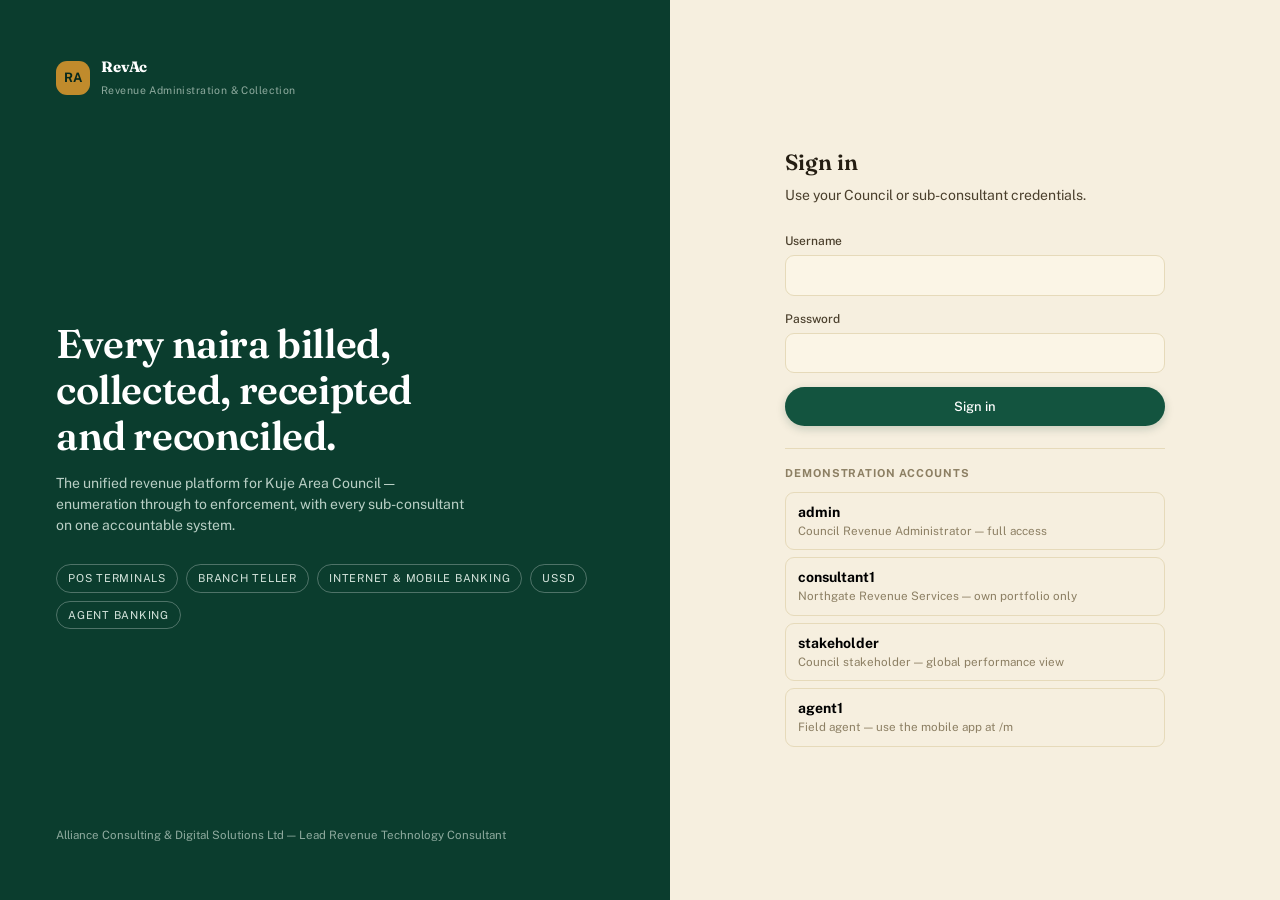
<file: frontend/index.html>
<!DOCTYPE html>
<html lang="en">
<head>
<meta charset="utf-8">
<meta name="viewport" content="width=device-width, initial-scale=1">
<title>RevAc — KAC Revenue Administration &amp; Collection</title>
<link rel="preconnect" href="https://fonts.googleapis.com">
<link rel="preconnect" href="https://fonts.gstatic.com" crossorigin>
<link href="https://fonts.googleapis.com/css2?family=IBM+Plex+Mono:wght@400;500;600&family=Fraunces:opsz,wght@9..144,500;9..144,600&family=Public+Sans:wght@400;500;600;700&display=swap" rel="stylesheet">
<link rel="stylesheet" href="/frontend/styles.css">
</head>
<body>

<!-- ================= SIGN IN ================= -->
<section id="login">
  <div class="login-brand">
    <div class="logo">
      <div class="logo-mark">RA</div>
      <div><b>RevAc</b><small>Revenue Administration &amp; Collection</small></div>
    </div>
    <div>
      <h1>Every naira billed,<br>collected, receipted<br>and reconciled.</h1>
      <p>The unified revenue platform for Kuje Area Council — enumeration through
         to enforcement, with every sub-consultant on one accountable system.</p>
      <div class="channels">
        <span>POS terminals</span><span>Branch teller</span><span>Internet &amp; mobile banking</span>
        <span>USSD</span><span>Agent banking</span>
      </div>
    </div>
    <div style="font-size:11.5px;color:#8FAB9F">
      Alliance Consulting &amp; Digital Solutions Ltd — Lead Revenue Technology Consultant
    </div>
  </div>

  <div class="login-form">
    <div class="login-card">
      <h2>Sign in</h2>
      <p>Use your Council or sub-consultant credentials.</p>
      <div id="loginError"></div>
      <div class="field"><label for="u">Username</label><input id="u" autocomplete="username"></div>
      <div class="field"><label for="p">Password</label><input id="p" type="password" autocomplete="current-password"></div>
      <button class="btn-primary" style="width:100%" onclick="doLogin()">Sign in</button>

      <div class="demo-accounts">
        <h4>Demonstration accounts</h4>
        <button onclick="quick('admin')"><b>admin</b><small>Council Revenue Administrator — full access</small></button>
        <button onclick="quick('consultant1')"><b>consultant1</b><small>Northgate Revenue Services — own portfolio only</small></button>
        <button onclick="quick('stakeholder')"><b>stakeholder</b><small>Council stakeholder — global performance view</small></button>
        <button onclick="quick('agent1')"><b>agent1</b><small>Field agent — use the mobile app at /m</small></button>
      </div>
    </div>
  </div>
</section>

<!-- ================= APP SHELL ================= -->
<div id="app">
  <aside class="sidebar">
    <div class="sidebar-head">
      <div class="logo">
        <div class="logo-mark">RA</div>
        <div><b>RevAc</b><small>KAC · FCT</small></div>
      </div>
    </div>
    <nav class="nav" id="nav"></nav>
    <div class="sidebar-foot">
      ACDSL — Lead Revenue Technology Consultant<br>
      <a href="/m" target="_blank" style="color:var(--brass);text-decoration:none">Open field agent app →</a>
    </div>
  </aside>
  <div class="sidebar-backdrop" id="sidebarBackdrop" onclick="toggleSidebar(false)"></div>

  <div class="main">
    <header class="topbar">
      <button class="menu-btn" onclick="toggleSidebar()" aria-label="Open menu">☰</button>
      <div>
        <h2 id="pageTitle">Revenue Dashboard</h2>
        <div class="sub" id="pageSub">Real-time position across collections, bills and payers</div>
      </div>
      <div class="spacer"></div>
      <button class="btn-ghost btn-sm" onclick="loadPage(state.page)">Refresh</button>
      <div class="who">
        <div class="avatar" id="avatar">CA</div>
        <div><b id="whoName">—</b><small id="whoRole">—</small></div>
      </div>
      <button class="btn-ghost btn-sm" onclick="doLogout()">Sign out</button>
    </header>

    <main id="pages"></main>
  </div>
</div>

<div class="modal-bg" id="modalBg" onclick="if(event.target===this)closeModal()">
  <div class="modal">
    <div class="modal-head"><h3 id="modalTitle">—</h3>
      <button class="btn-ghost btn-sm" onclick="closeModal()">Close</button></div>
    <div class="modal-body" id="modalBody"></div>
    <div class="modal-foot" id="modalFoot"></div>
  </div>
</div>

<div class="doc-bg" id="docViewerBg" onclick="if(event.target===this)closeDocViewer()">
  <div class="doc-viewer">
    <div class="doc-viewer-head">
      <h3 id="docViewerTitle">Document</h3>
      <button class="btn-ghost btn-sm" onclick="printDocViewer()">Print</button>
      <button class="btn-ghost btn-sm" onclick="closeDocViewer()">Close</button>
    </div>
    <iframe id="docViewerFrame"></iframe>
  </div>
</div>

<div id="toast"></div>
<script src="/frontend/app.js"></script>
</body>
</html>
</file>
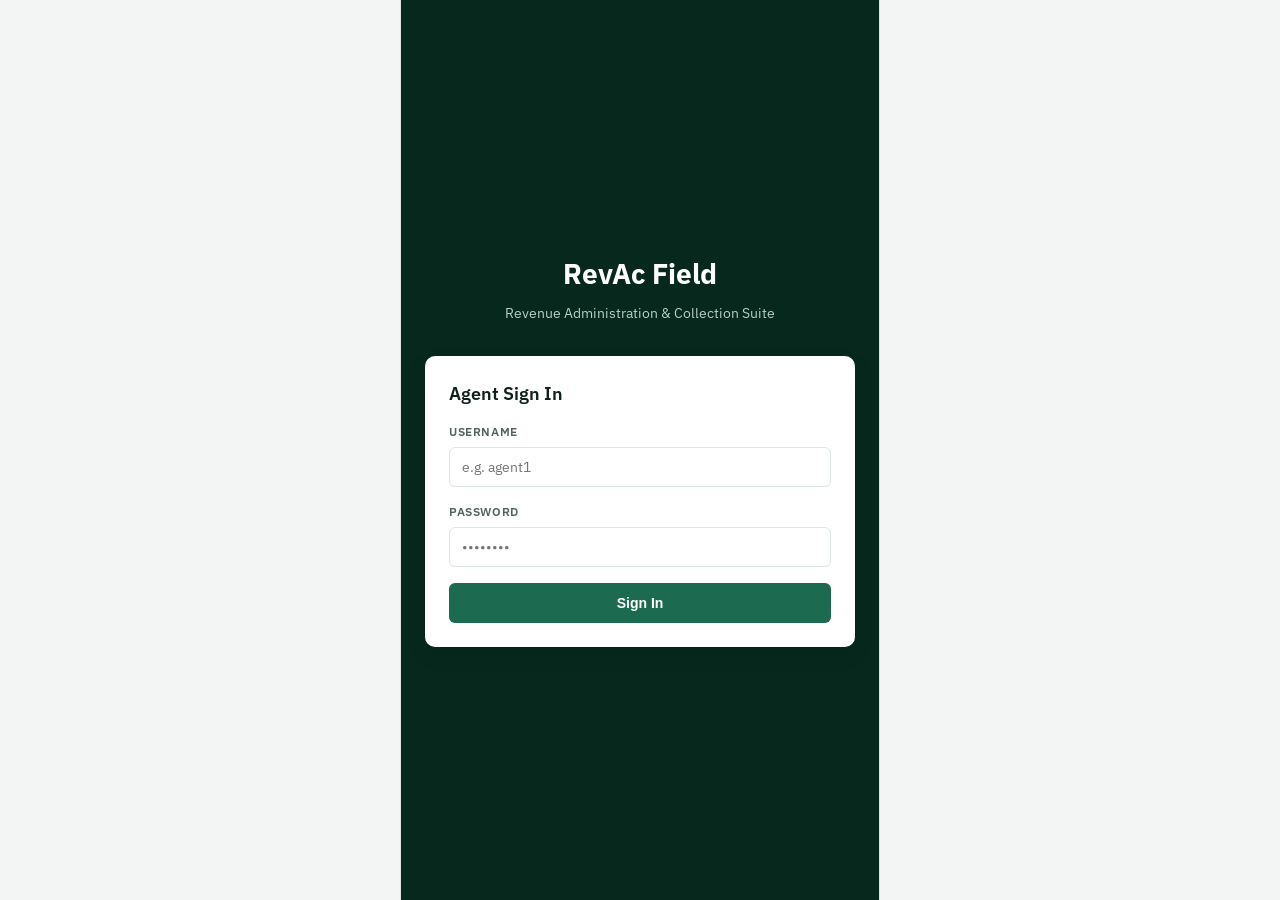
<file: mobile/index.html>
<!DOCTYPE html>
<html lang="en">
<head>
<meta charset="utf-8">
<meta name="viewport" content="width=device-width, initial-scale=1">
<title>RevAc Field Agent</title>
<link rel="preconnect" href="https://fonts.googleapis.com">
<link rel="preconnect" href="https://fonts.gstatic.com" crossorigin>
<link href="https://fonts.googleapis.com/css2?family=IBM+Plex+Mono:wght@400;500;600&family=IBM+Plex+Sans:wght@400;500;600;700&display=swap" rel="stylesheet">
<link rel="manifest" href="/mobile/manifest.json">
<style>
  :root {
    --green-900: #06281D;
    --green-800: #0B3D2E;
    --green-700: #13543F;
    --green-600: #1C6B51;
    --green-100: #E3EFE9;
    --brass:     #C08B2C;
    --brass-lt:  #F3E6C8;
    --ink:       #0F1F19;
    --ink-60:    #52635C;
    --ink-40:    #8A9992;
    --canvas:    #F2F5F3;
    --surface:   #FFFFFF;
    --line:      #DCE5E0;
    --danger:    #A32E2E;
    --danger-bg: #FBEDED;
    --warn:      #9A6B00;
    --warn-bg:   #FDF3DC;
    --ok:        #1C6B51;
    --ok-bg:     #E3EFE9;
    --radius:    10px;
    --shadow:    0 1px 2px rgba(6,40,29,.06), 0 8px 24px rgba(6,40,29,.06);
  }

  * { box-sizing: border-box; margin: 0; padding: 0; }
  body {
    font-family: 'IBM Plex Sans', sans-serif;
    background: var(--canvas);
    color: var(--ink);
    font-size: 14px;
    line-height: 1.5;
    -webkit-font-smoothing: antialiased;
    max-width: 480px;
    margin: 0 auto;
    min-height: 100vh;
    display: flex;
    flex-direction: column;
    position: relative;
    border-left: 1px solid var(--line);
    border-right: 1px solid var(--line);
  }

  .mono, .num { font-family: 'IBM Plex Mono', monospace; }

  /* Login Styles */
  #login {
    padding: 32px 24px;
    flex: 1;
    display: flex;
    flex-direction: column;
    justify-content: center;
    background: var(--green-900);
    color: #fff;
  }
  .login-header {
    margin-bottom: 32px;
    text-align: center;
  }
  .login-header h1 {
    font-size: 28px;
    font-weight: 700;
    color: #fff;
    margin-bottom: 8px;
  }
  .login-header p {
    color: #B9CFC5;
    font-size: 14px;
  }
  .login-card {
    background: var(--surface);
    color: var(--ink);
    padding: 24px;
    border-radius: var(--radius);
    box-shadow: var(--shadow);
  }
  .login-card h2 {
    font-size: 18px;
    font-weight: 600;
    margin-bottom: 16px;
  }
  #loginErr {
    display: none;
    background: var(--danger-bg);
    color: var(--danger);
    padding: 10px 12px;
    border-radius: 6px;
    font-size: 12.5px;
    margin-bottom: 16px;
    border: 1px solid rgba(163,46,46,.15);
  }
  .field {
    margin-bottom: 16px;
    display: flex;
    flex-direction: column;
    gap: 6px;
  }
  .field label {
    font-size: 12px;
    font-weight: 600;
    text-transform: uppercase;
    letter-spacing: .05em;
    color: var(--ink-60);
  }
  .field input, .field select, .field textarea {
    padding: 10px 12px;
    border: 1px solid var(--line);
    border-radius: 6px;
    font-family: inherit;
    font-size: 14px;
    width: 100%;
    outline: none;
    background: #fff;
  }
  .field input:focus, .field select:focus {
    border-color: var(--green-600);
  }
  .btn-primary {
    background: var(--green-600);
    color: #fff;
    border: none;
    padding: 12px;
    font-weight: 600;
    border-radius: 6px;
    cursor: pointer;
    width: 100%;
    font-size: 14px;
    transition: background 0.2s;
  }
  .btn-primary:hover {
    background: var(--green-700);
  }

  /* App Shell */
  #app {
    display: none;
    flex-direction: column;
    flex: 1;
  }
  header {
    background: var(--green-800);
    color: #fff;
    padding: 16px 20px;
    display: flex;
    align-items: center;
    gap: 12px;
    position: sticky;
    top: 0;
    z-index: 10;
  }
  header .avatar {
    width: 38px;
    height: 38px;
    background: var(--brass);
    color: #fff;
    font-weight: 600;
    border-radius: 50%;
    display: flex;
    align-items: center;
    justify-content: center;
    font-size: 14px;
  }
  header .user-info {
    flex: 1;
  }
  header .user-info b {
    display: block;
    font-size: 14px;
  }
  header .user-info small {
    display: block;
    color: #B9CFC5;
    font-size: 11px;
    text-transform: uppercase;
    letter-spacing: .05em;
  }
  header .net-status {
    font-size: 11px;
    font-weight: 600;
    padding: 4px 8px;
    border-radius: 99px;
    background: var(--ok);
    color: #fff;
    text-transform: uppercase;
  }
  header .net-status.off {
    background: var(--danger);
  }
  header .btn-signout {
    background: transparent;
    border: none;
    color: #fff;
    cursor: pointer;
    font-size: 12px;
    text-decoration: underline;
  }

  /* Sync Bar */
  .queue-bar {
    display: none;
    background: var(--warn-bg);
    color: var(--warn);
    padding: 10px 16px;
    font-size: 12.5px;
    font-weight: 500;
    border-bottom: 1px solid rgba(154,107,0,.15);
    align-items: center;
    justify-content: space-between;
    gap: 8px;
  }
  .queue-bar.on {
    display: flex;
  }
  .btn-sync {
    background: var(--warn);
    color: #fff;
    border: none;
    padding: 4px 10px;
    font-size: 11.5px;
    border-radius: 4px;
    font-weight: 600;
    cursor: pointer;
  }

  /* Main Views */
  main {
    flex: 1;
    padding: 16px;
    overflow-y: auto;
    padding-bottom: 72px; /* nav clearance */
  }
  .view {
    display: none;
  }
  .view.on {
    display: block;
  }

  /* Navigation */
  nav {
    position: fixed;
    bottom: 0;
    left: 0;
    right: 0;
    max-width: 480px;
    margin: 0 auto;
    background: var(--surface);
    border-top: 1px solid var(--line);
    display: flex;
    height: 56px;
    z-index: 10;
  }
  nav button {
    flex: 1;
    background: transparent;
    border: none;
    color: var(--ink-60);
    display: flex;
    flex-direction: column;
    align-items: center;
    justify-content: center;
    gap: 4px;
    font-size: 11px;
    font-weight: 500;
    cursor: pointer;
    outline: none;
  }
  nav button.on {
    color: var(--green-600);
    font-weight: 600;
  }

  /* Search & Lists */
  .search-wrapper {
    margin-bottom: 16px;
  }
  .search-wrapper input {
    width: 100%;
    padding: 10px 12px;
    border: 1px solid var(--line);
    border-radius: var(--radius);
    outline: none;
    font-size: 14px;
  }
  .payer-list {
    display: flex;
    flex-direction: column;
    gap: 8px;
  }
  .payer {
    background: var(--surface);
    border: 1px solid var(--line);
    border-radius: var(--radius);
    padding: 12px 14px;
    display: flex;
    align-items: center;
    gap: 12px;
    cursor: pointer;
    transition: transform 0.1s;
  }
  .payer:active {
    transform: scale(.98);
  }
  .payer .ini {
    width: 36px;
    height: 36px;
    background: var(--green-100);
    color: var(--green-700);
    font-weight: 600;
    border-radius: 50%;
    display: flex;
    align-items: center;
    justify-content: center;
    font-size: 12px;
    flex-shrink: 0;
  }
  .payer .info {
    flex: 1;
    min-width: 0;
  }
  .payer .info b {
    display: block;
    font-size: 13.5px;
    white-space: nowrap;
    overflow: hidden;
    text-overflow: ellipsis;
  }
  .payer .info small {
    display: block;
    color: var(--ink-60);
    font-size: 11.5px;
    margin-top: 2px;
  }
  .payer .due {
    text-align: right;
    flex-shrink: 0;
  }
  .payer .due b {
    display: block;
    font-size: 14px;
  }
  .payer .due small {
    display: block;
    font-size: 10.5px;
    color: var(--ink-60);
  }
  .tag {
    font-size: 11px;
    font-weight: 600;
    padding: 2px 6px;
    border-radius: 4px;
    text-transform: uppercase;
  }
  .tag.ok {
    background: var(--ok-bg);
    color: var(--ok);
  }
  .empty {
    text-align: center;
    padding: 40px 16px;
    color: var(--ink-60);
  }

  /* Payment Form Styles */
  .form-section {
    background: var(--surface);
    border: 1px solid var(--line);
    border-radius: var(--radius);
    padding: 16px;
    margin-bottom: 16px;
  }
  .form-section h3 {
    font-size: 14px;
    margin-bottom: 12px;
    color: var(--ink-60);
    text-transform: uppercase;
    letter-spacing: .05em;
  }
  .kv {
    display: flex;
    justify-content: space-between;
    padding: 6px 0;
    border-bottom: 1px solid var(--canvas);
    font-size: 13.5px;
  }
  .kv:last-child { border: none; }
  .kv span { color: var(--ink-60); }
  .kv b { font-weight: 600; }

  .channel-picker {
    display: flex;
    gap: 8px;
    margin-bottom: 16px;
    flex-wrap: wrap;
  }
  .channel-picker button {
    flex: 1;
    background: var(--canvas);
    border: 1px solid var(--line);
    padding: 10px;
    font-size: 11.5px;
    font-weight: 600;
    border-radius: 6px;
    cursor: pointer;
    color: var(--ink-60);
    outline: none;
  }
  .channel-picker button.sel {
    background: var(--green-600);
    color: #fff;
    border-color: var(--green-600);
  }

  /* Receipt Styles */
  .receipt {
    background: var(--surface);
    border: 1px solid var(--line);
    border-radius: var(--radius);
    padding: 24px 16px;
    text-align: center;
    box-shadow: var(--shadow);
  }
  .receipt .amt {
    font-size: 26px;
    font-weight: 700;
    color: var(--green-900);
    margin: 12px 0;
  }
  .receipt .ok {
    display: inline-block;
    background: var(--ok-bg);
    color: var(--ok);
    padding: 4px 12px;
    font-size: 12px;
    font-weight: 600;
    border-radius: 99px;
    margin-bottom: 20px;
    text-transform: uppercase;
  }
  .receipt svg.qr {
    width: 140px;
    height: 140px;
    margin: 16px auto;
    display: block;
    border: 1px solid var(--line);
    padding: 8px;
    background: #fff;
  }

  /* Status Summary */
  .status-summary {
    background: var(--green-900);
    color: #fff;
    border-radius: var(--radius);
    padding: 20px;
    margin-bottom: 16px;
  }
  .status-summary h3 {
    font-size: 11.5px;
    letter-spacing: .08em;
    text-transform: uppercase;
    color: #B9CFC5;
    margin-bottom: 16px;
  }
  .status-grid {
    display: grid;
    grid-template-columns: 1fr 1fr;
    gap: 16px;
  }
  .status-item {
    border-left: 2px solid var(--brass);
    padding-left: 10px;
  }
  .status-item span {
    display: block;
    font-size: 11px;
    color: #B9CFC5;
  }
  .status-item b {
    font-size: 18px;
    font-weight: 600;
  }

  /* Toast notification */
  #toast {
    position: fixed;
    bottom: 72px;
    left: 16px;
    right: 16px;
    z-index: 100;
    pointer-events: none;
  }
  .tst {
    background: var(--green-900);
    color: #fff;
    padding: 12px 16px;
    border-radius: 6px;
    font-size: 13px;
    font-weight: 500;
    margin-top: 8px;
    box-shadow: 0 4px 12px rgba(0,0,0,0.15);
    opacity: 0.95;
    animation: slideUp 0.3s ease-out;
  }
  .tst.bad {
    background: var(--danger);
  }

  @keyframes slideUp {
    from { transform: translateY(20px); opacity: 0; }
    to { transform: translateY(0); opacity: 0.95; }
  }
</style>
</head>
<body>

<!-- ================= LOGIN SCREEN ================= -->
<section id="login">
  <div class="login-header">
    <h1>RevAc Field</h1>
    <p>Revenue Administration &amp; Collection Suite</p>
  </div>
  
  <div class="login-card">
    <h2>Agent Sign In</h2>
    <div id="loginErr"></div>
    <div class="field">
      <label for="u">Username</label>
      <input type="text" id="u" placeholder="e.g. agent1" autocomplete="username">
    </div>
    <div class="field">
      <label for="p">Password</label>
      <input type="password" id="p" placeholder="••••••••" autocomplete="current-password">
    </div>
    <button class="btn-primary" onclick="doLogin()">Sign In</button>
  </div>
</section>

<!-- ================= APP INTERFACE ================= -->
<div id="app">
  <header>
    <div class="avatar" id="av">AG</div>
    <div class="user-info">
      <b id="agName">—</b>
      <small id="agWard">—</small>
    </div>
    <span class="net-status" id="net">Online</span>
    <button class="btn-signout" onclick="signOut()">Sign Out</button>
  </header>

  <!-- Offline Sync Bar -->
  <div class="queue-bar" id="queueBar">
    <span id="queueTxt">0 records waiting to sync</span>
    <button class="btn-sync" onclick="syncNow()">Sync Now</button>
  </div>

  <main>
    
    <!-- VIEW: Payers List / Worklist -->
    <section class="view on" id="v-list">
      <div class="search-wrapper">
        <input type="text" id="search" placeholder="Search payer name or reference..." oninput="renderList()">
      </div>
      <div class="payer-list" id="listBody">
        <div class="empty">Loading ward worklist...</div>
      </div>
    </section>

    <!-- VIEW: Payment Collection -->
    <section class="view" id="v-collect">
      <div class="form-section">
        <h3>Selected Payer</h3>
        <div id="selPayer">
          <div class="empty">Choose a payer from the worklist</div>
        </div>
      </div>

      <div class="form-section" id="billBox" style="display:none">
        <h3>Unpaid Bills</h3>
        <div id="billList"></div>
      </div>

      <div class="form-section" id="payBox" style="display:none">
        <h3>Process Payment</h3>
        <div class="field">
          <label>Payment Channel</label>
          <div class="channel-picker" id="chanPick">
            <button class="sel" data-ch="POS">POS</button>
            <button data-ch="OTC">Branch</button>
            <button data-ch="IB_MB">Transfer</button>
            <button data-ch="USSD">USSD</button>
            <button data-ch="FIRSTMONIE">Agent</button>
          </div>
        </div>
        <div class="field">
          <label for="amt">Amount (₦)</label>
          <input type="number" id="amt" step="0.01" min="0.01">
        </div>
        <div class="field">
          <label for="bankRef">Bank Reference (Optional)</label>
          <input type="text" id="bankRef" placeholder="e.g. BNK123456789">
        </div>
        <button class="btn-primary" onclick="takePayment()">Confirm Payment</button>
      </div>
    </section>

    <!-- VIEW: Receipt details -->
    <section class="view" id="v-receipt">
      <div id="receiptBody"></div>
      <button class="btn-primary" style="margin-top:16px" onclick="go('list')">Return to Worklist</button>
    </section>

    <!-- VIEW: Enumeration / Payer Registration -->
    <section class="view" id="v-enum">
      <div class="form-section">
        <h3>Register Payer</h3>
        <div id="enumOut" style="margin-bottom:12px"></div>
        <div class="field">
          <label>Registration Type</label>
          <div style="display:flex;gap:8px">
            <button type="button" id="n_type_individual" class="btn-primary" style="flex:1;width:auto;background:var(--line);color:var(--ink)" onclick="setEnumType('INDIVIDUAL')">Individual</button>
            <button type="button" id="n_type_business" class="btn-primary" style="flex:1;width:auto" onclick="setEnumType('BUSINESS')">Business</button>
          </div>
        </div>
        <div class="field">
          <label for="n_name" id="n_name_label">Business Name</label>
          <input type="text" id="n_name" placeholder="Enter name">
        </div>
        <div class="field">
          <label for="n_idnum" id="n_idnum_label">TIN</label>
          <input type="text" id="n_idnum" placeholder="Tax Identification Number">
        </div>
        <div class="field">
          <label for="n_phone">Phone Number</label>
          <input type="text" id="n_phone" placeholder="e.g. 08030000000">
        </div>
        <div class="field">
          <label for="n_addr">Physical Address</label>
          <textarea id="n_addr" rows="2" placeholder="Street name and number"></textarea>
        </div>
        <div class="field">
          <label for="n_geo">GPS Location</label>
          <div style="display:flex;gap:8px">
            <input type="text" id="n_geo" readonly placeholder="Not captured" style="background:#f9f9f9">
            <button class="btn-primary" style="width:auto;padding:0 16px;background:var(--brass)" onclick="grabGps()">GPS</button>
          </div>
        </div>
        <div class="field">
          <label>Revenue Items Liable (optional)</label>
          <div id="n_items" style="max-height:160px;overflow-y:auto;border:1px solid var(--line);border-radius:8px;padding:10px">Loading…</div>
        </div>
        <button class="btn-primary" onclick="registerPayer()">Register &amp; Save</button>
      </div>
    </section>

    <!-- VIEW: Status / Sync Details -->
    <section class="view" id="v-status">
      <div class="status-summary">
        <h3>Today's Tally</h3>
        <div class="status-grid">
          <div class="status-item">
            <span>Collected</span>
            <b id="tCash">₦0</b>
          </div>
          <div class="status-item">
            <span>Payments</span>
            <b id="tTxn">0</b>
          </div>
        </div>
      </div>

      <div class="form-section">
        <h3>Agent Information</h3>
        <div class="kv"><span>Code</span><b id="rCode">—</b></div>
        <div class="kv"><span>Assigned Ward</span><b id="rWard">—</b></div>
        <div class="kv"><span>Payer Records</span><b id="rPayers">0</b></div>
      </div>

      <div class="form-section">
        <h3>Sync &amp; Queue Status</h3>
        <div class="kv"><span>Pending Sync</span><b id="rQueue">0</b></div>
        <div class="kv"><span>Last Sync Time</span><b id="rSync">—</b></div>
        <div class="kv"><span>Collected (Gross)</span><b id="rCash">₦0.00</b></div>
        <div class="kv"><span>Collections Count</span><b id="rTxn">0</b></div>
        <button class="btn-primary" style="margin-top:16px;background:var(--green-600)" onclick="syncNow()">Force Sync</button>
      </div>
    </section>

  </main>

  <nav>
    <button class="on" data-v="list" onclick="go('list')">
      <svg width="20" height="20" viewBox="0 0 24 24" fill="none" stroke="currentColor" stroke-width="2" stroke-linecap="round" stroke-linejoin="round"><line x1="8" y1="6" x2="21" y2="6"></line><line x1="8" y1="12" x2="21" y2="12"></line><line x1="8" y1="18" x2="21" y2="18"></line><line x1="3" y1="6" x2="3.01" y2="6"></line><line x1="3" y1="12" x2="3.01" y2="12"></line><line x1="3" y1="18" x2="3.01" y2="18"></line></svg>
      Worklist
    </button>
    <button data-v="collect" onclick="go('collect')">
      <svg width="20" height="20" viewBox="0 0 24 24" fill="none" stroke="currentColor" stroke-width="2" stroke-linecap="round" stroke-linejoin="round"><rect x="2" y="4" width="20" height="16" rx="2" ry="2"></rect><line x1="12" y1="4" x2="12" y2="20"></line><line x1="2" y1="12" x2="22" y2="12"></line></svg>
      Collect
    </button>
    <button data-v="enum" onclick="openEnum()">
      <svg width="20" height="20" viewBox="0 0 24 24" fill="none" stroke="currentColor" stroke-width="2" stroke-linecap="round" stroke-linejoin="round"><path d="M16 21v-2a4 4 0 0 0-4-4H5a4 4 0 0 0-4 4v2"></path><circle cx="8.5" cy="7" r="4"></circle><line x1="20" y1="8" x2="20" y2="14"></line><line x1="23" y1="11" x2="17" y2="11"></line></svg>
      Register
    </button>
    <button data-v="status" onclick="go('status')">
      <svg width="20" height="20" viewBox="0 0 24 24" fill="none" stroke="currentColor" stroke-width="2" stroke-linecap="round" stroke-linejoin="round"><polyline points="22 12 18 12 15 21 9 3 6 12 2 12"></polyline></svg>
      Status
    </button>
  </nav>
</div>

<div id="toast"></div>
<script src="/mobile/app.js"></script>
</body>
</html>
</file>
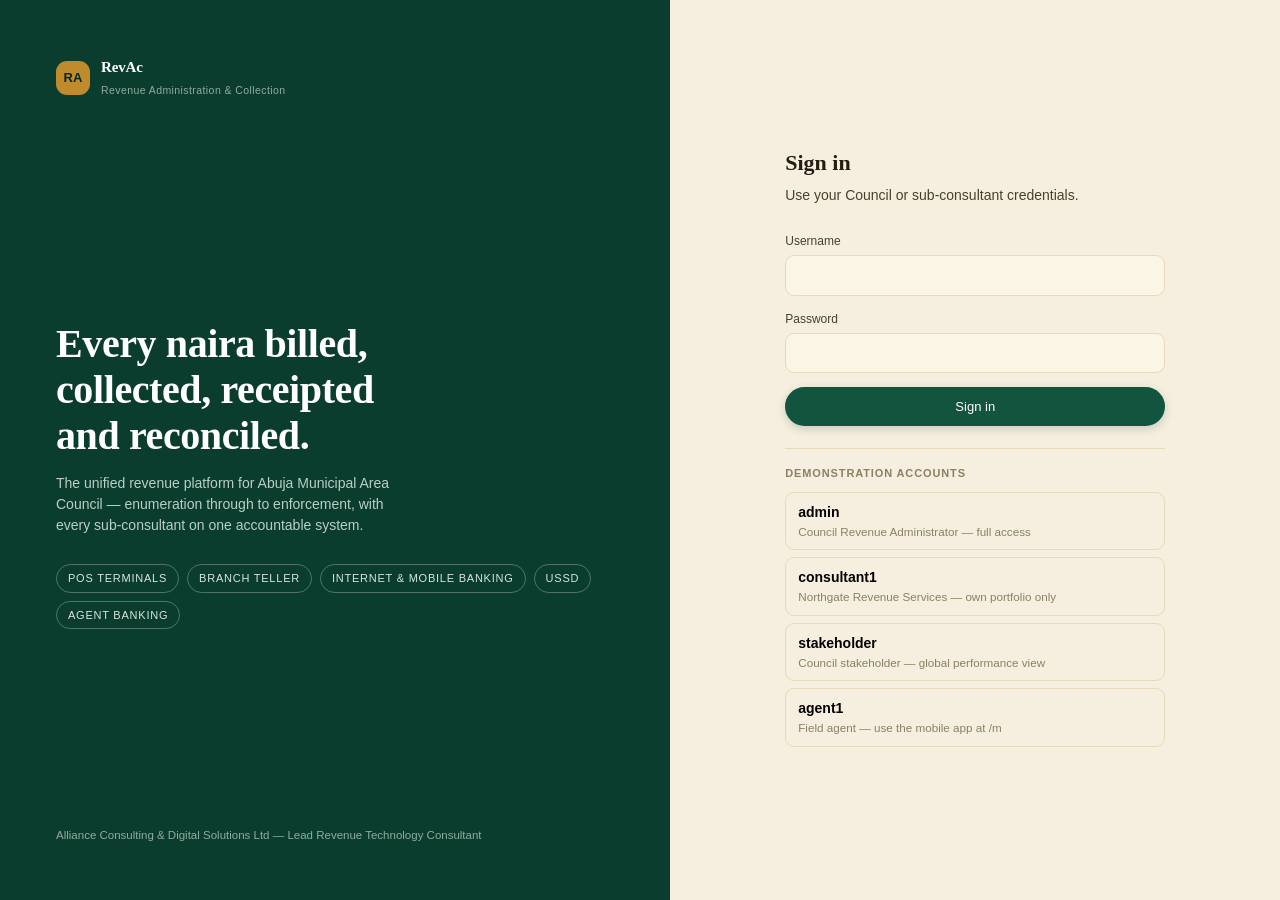
<file: index (2).html>
<!DOCTYPE html>
<html lang="en">
<head>
<meta charset="utf-8">
<meta name="viewport" content="width=device-width, initial-scale=1">
<title>RevAc — AMAC Revenue Administration &amp; Collection</title>
<link rel="preconnect" href="https://fonts.googleapis.com">
<link rel="preconnect" href="https://fonts.gstatic.com" crossorigin>
<link href="https://fonts.googleapis.com/css2?family=IBM+Plex+Mono:wght@400;500;600&family=IBM+Plex+Sans:wght@400;500;600;700&display=swap" rel="stylesheet">
<link rel="stylesheet" href="/frontend/styles.css">
</head>
<body>

<!-- ================= SIGN IN ================= -->
<section id="login">
  <div class="login-brand">
    <div class="logo">
      <div class="logo-mark">RA</div>
      <div><b>RevAc</b><small>Revenue Administration &amp; Collection</small></div>
    </div>
    <div>
      <h1>Every naira billed,<br>collected, receipted<br>and reconciled.</h1>
      <p>The unified revenue platform for Abuja Municipal Area Council — enumeration through
         to enforcement, with every sub-consultant on one accountable system.</p>
      <div class="channels">
        <span>POS terminals</span><span>Branch teller</span><span>Internet &amp; mobile banking</span>
        <span>USSD</span><span>Agent banking</span>
      </div>
    </div>
    <div style="font-size:11.5px;color:#8FAB9F">
      Alliance Consulting &amp; Digital Solutions Ltd — Lead Revenue Technology Consultant
    </div>
  </div>

  <div class="login-form">
    <div class="login-card">
      <h2>Sign in</h2>
      <p>Use your Council or sub-consultant credentials.</p>
      <div id="loginError"></div>
      <div class="field"><label for="u">Username</label><input id="u" autocomplete="username"></div>
      <div class="field"><label for="p">Password</label><input id="p" type="password" autocomplete="current-password"></div>
      <button class="btn-primary" style="width:100%" onclick="doLogin()">Sign in</button>

      <div class="demo-accounts">
        <h4>Demonstration accounts</h4>
        <button onclick="quick('admin')"><b>admin</b><small>Council Revenue Administrator — full access</small></button>
        <button onclick="quick('consultant1')"><b>consultant1</b><small>Northgate Revenue Services — own portfolio only</small></button>
        <button onclick="quick('stakeholder')"><b>stakeholder</b><small>Council stakeholder — global performance view</small></button>
        <button onclick="quick('agent1')"><b>agent1</b><small>Field agent — use the mobile app at /m</small></button>
      </div>
    </div>
  </div>
</section>

<!-- ================= APP SHELL ================= -->
<div id="app">
  <aside class="sidebar">
    <div class="sidebar-head">
      <div class="logo">
        <div class="logo-mark">RA</div>
        <div><b>RevAc</b><small>AMAC · FCT</small></div>
      </div>
    </div>
    <nav class="nav" id="nav"></nav>
    <div class="sidebar-foot">
      ACDSL — Lead Revenue Technology Consultant<br>
      <a href="/m" target="_blank" style="color:var(--brass);text-decoration:none">Open field agent app →</a>
    </div>
  </aside>

  <div class="main">
    <header class="topbar">
      <div>
        <h2 id="pageTitle">Revenue Dashboard</h2>
        <div class="sub" id="pageSub">Real-time position across collections, bills and payers</div>
      </div>
      <div class="spacer"></div>
      <button class="btn-ghost btn-sm" onclick="loadPage(state.page)">Refresh</button>
      <div class="who">
        <div class="avatar" id="avatar">CA</div>
        <div><b id="whoName">—</b><small id="whoRole">—</small></div>
      </div>
      <button class="btn-ghost btn-sm" onclick="doLogout()">Sign out</button>
    </header>

    <main id="pages"></main>
  </div>
</div>

<div class="modal-bg" id="modalBg" onclick="if(event.target===this)closeModal()">
  <div class="modal">
    <div class="modal-head"><h3 id="modalTitle">—</h3>
      <button class="btn-ghost btn-sm" onclick="closeModal()">Close</button></div>
    <div class="modal-body" id="modalBody"></div>
    <div class="modal-foot" id="modalFoot"></div>
  </div>
</div>

<div id="toast"></div>
<script src="/frontend/app.js"></script>
</body>
</html>
</file>
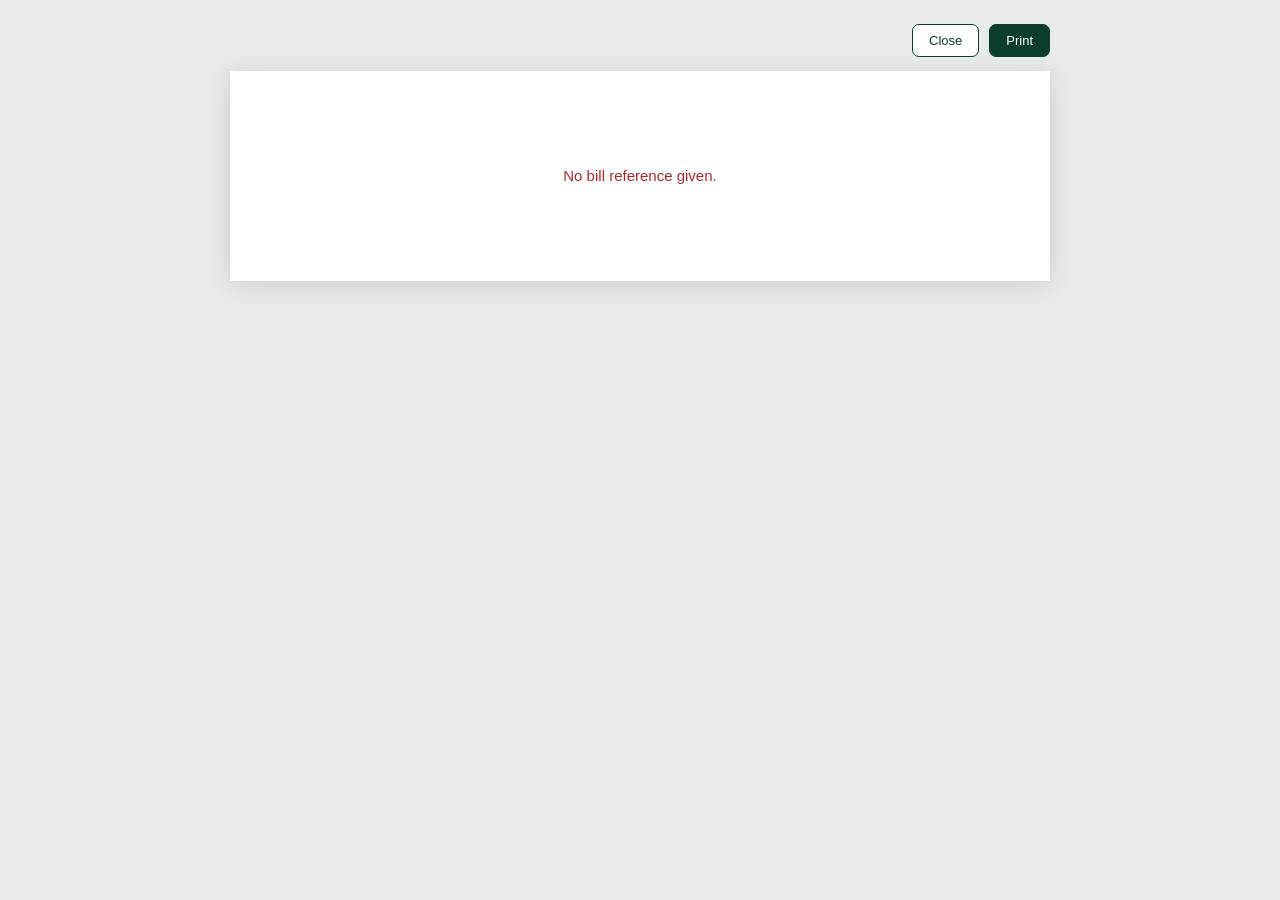
<file: frontend/demand-bill.html>
<!DOCTYPE html>
<html lang="en">
<head>
<meta charset="utf-8">
<meta name="viewport" content="width=device-width, initial-scale=1">
<title>Harmonised Demand Bill</title>
<style>
  :root {
    --green: #0B3D2E; --green-dk: #06281D; --line: #0F1F19; --paper: #FFFFFF; --ink-60: #52635C;
  }
  * { box-sizing: border-box; }
  body {
    font-family: 'IBM Plex Sans', -apple-system, BlinkMacSystemFont, 'Segoe UI', sans-serif;
    background: #E7EBE9; margin: 0; padding: 24px; color: #111;
  }
  .toolbar {
    max-width: 820px; margin: 0 auto 14px; display: flex; gap: 10px; justify-content: flex-end;
  }
  .toolbar button {
    font: inherit; font-size: 13px; padding: 8px 16px; border-radius: 7px; cursor: pointer;
    border: 1px solid var(--green); background: var(--green); color: #fff;
  }
  .toolbar button.ghost { background: #fff; color: var(--green); }
  .sheet {
    max-width: 820px; margin: 0 auto; background: var(--paper); padding: 34px 38px;
    box-shadow: 0 4px 24px rgba(0,0,0,.12); font-size: 13px; line-height: 1.45;
  }
  .head { display: flex; justify-content: space-between; align-items: flex-start; gap: 16px; }
  .crest {
    width: 52px; height: 52px; border-radius: 50%; background: var(--green); color: #fff;
    display: grid; place-items: center; font-weight: 700; font-size: 13px; flex-shrink: 0;
  }
  .head h1 { font-size: 19px; margin: 0 0 2px; letter-spacing: .02em; color: var(--green-dk); }
  .head .sub { font-size: 12px; color: var(--ink-60); }
  .qr {
    width: 52px; height: 52px; background:
      repeating-conic-gradient(#111 0% 25%, #fff 0% 50%) 0 0/10px 10px; flex-shrink: 0;
    border: 1px solid #ccc;
  }
  hr { border: none; border-top: 2px solid var(--green); margin: 14px 0; }
  .grid2 { display: grid; grid-template-columns: 1.3fr 1fr 1fr; gap: 18px; margin-bottom: 10px; }
  .grid2 div div { margin-bottom: 2px; }
  .grid2 b { display: block; }
  .notice-text { margin: 14px 0; font-size: 12.5px; }
  .notice-text b { color: var(--green-dk); }
  table { width: 100%; border-collapse: collapse; margin-top: 10px; font-size: 12px; }
  th, td { border: 1px solid #223; padding: 6px 8px; text-align: left; vertical-align: top; }
  thead th { background: var(--green); color: #fff; font-size: 10.5px; text-transform: uppercase; letter-spacing: .04em; }
  td.num, th.num { text-align: right; font-variant-numeric: tabular-nums; }
  tfoot td { font-weight: 700; background: #F0F4F2; }
  .warn { margin-top: 14px; font-size: 11.5px; font-weight: 600; }
  .warn.small { font-weight: 400; }
  .copies { display: flex; gap: 24px; margin-top: 22px; border-top: 1px dashed #888; padding-top: 16px; }
  .copy { flex: 1; font-size: 11.5px; }
  .copy h3 { font-size: 12px; margin: 0 0 6px; text-transform: uppercase; letter-spacing: .04em; color: var(--green-dk); }
  .copy .kv { margin: 3px 0; }
  .sig { margin-top: 26px; border-top: 1px solid #333; padding-top: 4px; width: 70%; }
  .lost { text-align: center; margin-top: 18px; font-size: 11.5px; font-weight: 700; }
  .err { text-align: center; padding: 60px 20px; color: #A32E2E; font-size: 15px; }
  @media print {
    body { background: #fff; padding: 0; }
    .toolbar { display: none; }
    .sheet { box-shadow: none; max-width: none; }
  }
</style>
</head>
<body>

<div class="toolbar" id="ownToolbar">
  <button class="ghost" onclick="window.close()">Close</button>
  <button onclick="window.print()">Print</button>
</div>

<div class="sheet" id="sheet">
  <div class="err">Loading demand bill…</div>
</div>

<script>
  if (window.self !== window.top) document.getElementById('ownToolbar').style.display = 'none';
</script>

<script>
const money = n => '₦' + Number(n || 0).toLocaleString('en-NG', { minimumFractionDigits: 2, maximumFractionDigits: 2 });
const esc = s => String(s ?? '').replace(/[&<>"']/g, c => ({ '&': '&amp;', '<': '&lt;', '>': '&gt;', '"': '&quot;', "'": '&#39;' }[c]));

function lineRef(billId, idx, code) {
  const digits = String(code || '').replace(/\D/g, '').padEnd(6, '0').slice(-6);
  return `SB-${String(billId).padStart(4, '0')}${String(idx).padStart(2, '0')}${digits}260${String(billId).padStart(4, '0')}`;
}

async function render() {
  const params = new URLSearchParams(location.search);
  const ref = params.get('bill');
  const sheet = document.getElementById('sheet');
  if (!ref) { sheet.innerHTML = '<div class="err">No bill reference given.</div>'; return; }

  let bill;
  try {
    const r = await fetch('/api/bills/' + encodeURIComponent(ref));
    bill = await r.json();
    if (!r.ok) throw new Error(bill.error || 'Bill not found');
  } catch (e) {
    sheet.innerHTML = `<div class="err">${esc(e.message)}</div>`;
    return;
  }

  const year = new Date(bill.issued_at.replace(' ', 'T')).getFullYear();
  const rows = bill.lines.map((l, i) => `
    <tr>
      <td>${year}</td>
      <td class="num">${lineRef(bill.bill_id, i + 1, l.harmonised_code)}</td>
      <td>${esc(l.item_name)}</td>
      <td class="num">${money(0)}</td>
      <td class="num">${money(l.line_amount)}</td>
      <td class="num">${money(0)}</td>
      <td class="num">${money(l.line_amount)}</td>
    </tr>`).join('');

  const arrearsRow = bill.prior_arrears > 0 ? `
    <tr>
      <td>${year}</td>
      <td class="num">—</td>
      <td>Arrears — Prior Outstanding Bills</td>
      <td class="num">${money(bill.prior_arrears)}</td>
      <td class="num">${money(0)}</td>
      <td class="num">${money(0)}</td>
      <td class="num">${money(bill.prior_arrears)}</td>
    </tr>` : '';

  const totalDue = bill.balance + (bill.prior_arrears || 0);

  sheet.innerHTML = `
    <div class="head">
      <div class="crest">KAC</div>
      <div style="flex:1;text-align:center">
        <h1>KUJE AREA COUNCIL</h1>
        <div class="sub">Kuje Area Council Abuja, FCT &middot; Phone: 08035730391 &middot; Email: kujefct@gmail.com</div>
      </div>
      <div class="qr" title="Verification code"></div>
    </div>
    <hr>
    <div class="grid2">
      <div>
        <div><b>Notice is hereby given to:</b></div>
        <div>${esc(bill.full_name)} (${esc(bill.payer_ref)})</div>
        <div style="margin-top:6px"><b>Property Address:</b></div>
        <div>${esc(bill.address || '—')}${bill.ward_name ? ', ' + esc(bill.ward_name) : ''}</div>
      </div>
      <div>
        <div><b>Account name:</b> Kuje Area Council</div>
        <div><b>Revenue Account:</b> 2031862507</div>
        <div><b>Bank:</b> First Bank, Kuje Branch</div>
      </div>
      <div>
        <div><b>IMPORTANT!</b></div>
        <div>All enquiries are to be forwarded to:</div>
        <div>Council Treasurer &ndash; 07064683372, 08050791026</div>
      </div>
    </div>
    <div class="notice-text">
      The <b>KUJE AREA COUNCIL</b> under the Local Government law demands payment of
      <b>DEMAND NOTICE FOR YEAR ${year}</b> on the above property/business in respect of the
      financial year under consideration. The amount due for the current year and arrears
      (if any) of the former rate is now due from you. Payment of the total amount is to be
      made at any of the designated banks not later than <b>7 days</b> from the date of this
      demand notice. If payment is not made within <b>one week</b> of the date of this Demand
      Notice, legal proceedings shall be taken immediately.
    </div>
    <table>
      <thead><tr><th>Year</th><th>Bill Reference</th><th>Summary</th>
        <th class="num">Arrears (₦)</th><th class="num">Debit (₦)</th>
        <th class="num">Credit (₦)</th><th class="num">Balance (₦)</th></tr></thead>
      <tbody>${rows}${arrearsRow}</tbody>
      <tfoot><tr>
        <td colspan="2">Hours of Payment: Monday &ndash; Friday, 8:00 a.m. &ndash; 4:00 p.m.</td>
        <td>Harmonized Bill Reference<br><span style="font-weight:400">${esc(bill.bill_ref)}</span></td>
        <td colspan="3">Total Due</td>
        <td class="num">${money(totalDue)}</td>
      </tr></tfoot>
    </table>
    <div class="warn">PLEASE PAY DIRECTLY TO THE OVERHEAD DESIGNATED BANK AND COLLECT AN
      AUTOMATED REVENUE RECEIPT AT THE POINT OF PAYMENT &mdash; WITHOUT THIS YOUR PAYMENT IS
      NULL AND VOID.</div>
    <div class="warn">COUNCIL'S POS IS AVAILABLE &mdash; PLEASE DO NOT PAY THROUGH ANY
      COMMERCIAL POS/ASSOCIATION.</div>

    <div class="copies">
      <div class="copy">
        <h3>Bank's / Agent's Copy</h3>
        <div>KUJE AREA COUNCIL</div>
        <div>DEMAND NOTICE FOR YEAR ${year}</div>
        <div class="kv"><b>Payer Name:</b> ${esc(bill.full_name)}</div>
        <div class="kv"><b>Payer ID:</b> ${esc(bill.payer_ref)}</div>
        <div class="kv"><b>Address:</b> ${esc(bill.address || '—')}</div>
        <div class="kv"><b>Area Council:</b> Kuje Area Council</div>
        <div class="kv"><b>Total Due:</b> ${money(totalDue)}</div>
        <div class="sig">Chief Revenue Officer</div>
      </div>
      <div class="copy">
        <h3>Local Govt's Copy</h3>
        <div>KUJE AREA COUNCIL</div>
        <div>DEMAND NOTICE FOR YEAR ${year}</div>
        <div class="kv"><b>Payer Name:</b> ${esc(bill.full_name)}</div>
        <div class="kv"><b>Payer ID:</b> ${esc(bill.payer_ref)}</div>
        <div class="kv"><b>Address:</b> ${esc(bill.address || '—')}</div>
        <div class="kv"><b>Area Council:</b> Kuje Area Council</div>
        <div class="kv"><b>Total Due:</b> ${money(totalDue)}</div>
        <div class="sig">Chief Revenue Officer</div>
      </div>
    </div>
    <div style="text-align:center;font-size:11px;color:#555;margin-top:6px">
      All enquiries are to be forwarded to the Chairman &ndash; Revenue Collection and Review Committee
    </div>
    <div class="lost">LOST BILL WILL ATTRACT A FINE OF ₦1,000, FOR REPRINTING</div>
  `;
}
render();
</script>
</body>
</html>
</file>
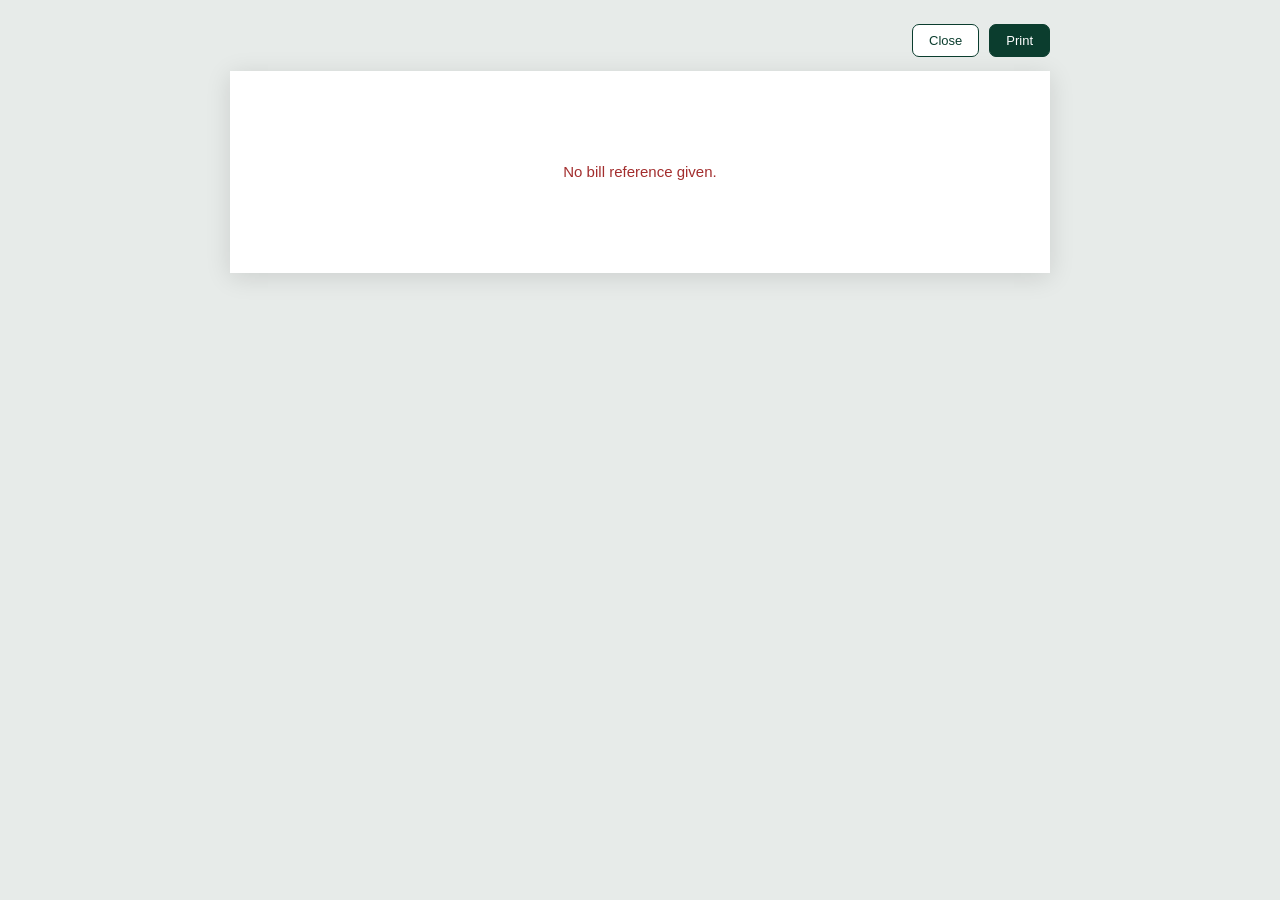
<file: frontend/demand-notice.html>
<!DOCTYPE html>
<html lang="en">
<head>
<meta charset="utf-8">
<meta name="viewport" content="width=device-width, initial-scale=1">
<title>Harmonised Demand Notice</title>
<style>
  :root { --green: #0B3D2E; --green-dk: #06281D; --brass: #C08B2C; --ink-60: #52635C; }
  * { box-sizing: border-box; }
  body {
    font-family: 'IBM Plex Sans', -apple-system, BlinkMacSystemFont, 'Segoe UI', sans-serif;
    background: #E7EBE9; margin: 0; padding: 24px; color: #111;
  }
  .toolbar { max-width: 820px; margin: 0 auto 14px; display: flex; gap: 10px; justify-content: flex-end; }
  .toolbar button {
    font: inherit; font-size: 13px; padding: 8px 16px; border-radius: 7px; cursor: pointer;
    border: 1px solid var(--green); background: var(--green); color: #fff;
  }
  .toolbar button.ghost { background: #fff; color: var(--green); }
  .sheet {
    max-width: 820px; margin: 0 auto; background: #fff; padding: 30px 38px;
    box-shadow: 0 4px 24px rgba(0,0,0,.12); font-size: 13px; line-height: 1.45;
  }
  .head { display: flex; align-items: flex-start; gap: 14px; }
  .crest {
    width: 56px; height: 56px; border-radius: 50%; background: var(--green); color: #fff;
    display: grid; place-items: center; font-weight: 700; font-size: 13px; flex-shrink: 0;
  }
  .head .titles { flex: 1; text-align: center; }
  .head h1 { font-size: 20px; margin: 0; color: var(--green); letter-spacing: .02em; }
  .head .fcta { color: #A32E2E; font-weight: 700; font-size: 12px; letter-spacing: .03em; }
  .head .addr { font-size: 11.5px; color: var(--ink-60); margin-top: 2px; }
  .head .dept { font-size: 12px; margin-top: 6px; font-weight: 600; }
  .head .dept small { display: block; font-weight: 400; color: var(--ink-60); }
  .noref { text-align: right; font-size: 12px; flex-shrink: 0; white-space: nowrap; }
  .banner {
    background: #A32E2E; color: #fff; text-align: center; font-weight: 700; letter-spacing: .04em;
    padding: 7px; margin: 12px 0; font-size: 14px;
  }
  .fields div { margin: 4px 0; }
  .fields b { display: inline-block; min-width: 190px; }
  .fields .fill { border-bottom: 1px solid #888; display: inline-block; min-width: 260px; }
  .notice-text { margin: 14px 0; font-size: 12.5px; }
  table { width: 100%; border-collapse: collapse; margin-top: 10px; font-size: 12px; }
  th, td { border: 1px solid #223; padding: 5px 7px; text-align: left; }
  thead th { background: var(--green); color: #fff; font-size: 10.5px; text-transform: uppercase; letter-spacing: .03em; }
  td.num, th.num { text-align: right; font-variant-numeric: tabular-nums; }
  td.sn { text-align: center; width: 34px; }
  tfoot td { font-weight: 700; background: #F0F4F2; }
  .words { margin-top: 14px; }
  .words .fill { border-bottom: 1px solid #888; display: inline-block; min-width: 500px; padding-bottom: 2px; }
  .payline { margin-top: 8px; font-weight: 600; }
  .acct { margin-top: 14px; display: flex; gap: 40px; align-items: flex-start; }
  .acct .kv { margin: 2px 0; }
  .sig { margin-top: 34px; text-align: right; }
  .sig .line { border-top: 1px solid #333; width: 220px; margin-left: auto; padding-top: 4px; }
  .err { text-align: center; padding: 60px 20px; color: #A32E2E; font-size: 15px; }
  @media print {
    body { background: #fff; padding: 0; }
    .toolbar { display: none; }
    .sheet { box-shadow: none; max-width: none; }
  }
</style>
</head>
<body>

<div class="toolbar" id="ownToolbar">
  <button class="ghost" onclick="window.close()">Close</button>
  <button onclick="window.print()">Print</button>
</div>

<div class="sheet" id="sheet">
  <div class="err">Loading demand notice…</div>
</div>

<script>
  if (window.self !== window.top) document.getElementById('ownToolbar').style.display = 'none';
</script>

<script>
const money = n => '₦' + Number(n || 0).toLocaleString('en-NG', { minimumFractionDigits: 2, maximumFractionDigits: 2 });
const esc = s => String(s ?? '').replace(/[&<>"']/g, c => ({ '&': '&amp;', '<': '&lt;', '>': '&gt;', '"': '&quot;', "'": '&#39;' }[c]));

const ONES = ['', 'One', 'Two', 'Three', 'Four', 'Five', 'Six', 'Seven', 'Eight', 'Nine', 'Ten',
  'Eleven', 'Twelve', 'Thirteen', 'Fourteen', 'Fifteen', 'Sixteen', 'Seventeen', 'Eighteen', 'Nineteen'];
const TENS = ['', '', 'Twenty', 'Thirty', 'Forty', 'Fifty', 'Sixty', 'Seventy', 'Eighty', 'Ninety'];

function threeDigits(n) {
  let s = '';
  if (n >= 100) { s += ONES[Math.floor(n / 100)] + ' Hundred'; n %= 100; if (n) s += ' and '; }
  if (n >= 20) { s += TENS[Math.floor(n / 10)]; if (n % 10) s += '-' + ONES[n % 10].toLowerCase(); }
  else if (n > 0) { s += ONES[n]; }
  return s;
}

function numberToWords(n) {
  n = Math.round(n);
  if (n === 0) return 'Zero';
  const groups = [[1e9, 'Billion'], [1e6, 'Million'], [1e3, 'Thousand'], [1, '']];
  let s = '';
  for (const [size, label] of groups) {
    if (n >= size) {
      const count = Math.floor(n / size);
      s += (s ? ' ' : '') + threeDigits(count) + (label ? ' ' + label : '');
      n %= size;
    }
  }
  return s.trim();
}

function amountInWords(amount) {
  const naira = Math.floor(amount);
  const kobo = Math.round((amount - naira) * 100);
  let words = numberToWords(naira) + ' Naira';
  if (kobo > 0) words += ', ' + numberToWords(kobo) + ' Kobo';
  return words + ' Only';
}

async function render() {
  const params = new URLSearchParams(location.search);
  const ref = params.get('bill');
  const sheet = document.getElementById('sheet');
  if (!ref) { sheet.innerHTML = '<div class="err">No bill reference given.</div>'; return; }

  let bill;
  try {
    const r = await fetch('/api/bills/' + ref);
    bill = await r.json();
    if (!r.ok) throw new Error(bill.error || 'Bill not found');
  } catch (e) {
    sheet.innerHTML = `<div class="err">${esc(e.message)}</div>`;
    return;
  }

  const issued = new Date(bill.issued_at.replace(' ', 'T'));
  const year = issued.getFullYear();
  const noticeNo = 2000 + (bill.bill_id % 8000);

  const rows = bill.lines.map((l, i) => `
    <tr>
      <td class="sn">${i + 1}</td>
      <td>${esc(l.item_name)}</td>
      <td class="num">${esc(l.harmonised_code)}</td>
      <td class="num">${money(0)}</td>
      <td class="num">${money(l.line_amount)}</td>
      <td class="num">${money(l.line_amount)}</td>
    </tr>`).join('');

  const arrearsRow = bill.prior_arrears > 0 ? `
    <tr>
      <td class="sn">${bill.lines.length + 1}</td>
      <td>Arrears — Prior Outstanding Bills</td>
      <td class="num">—</td>
      <td class="num">${money(bill.prior_arrears)}</td>
      <td class="num">${money(0)}</td>
      <td class="num">${money(bill.prior_arrears)}</td>
    </tr>` : '';

  const grandTotal = bill.balance + (bill.prior_arrears || 0);

  sheet.innerHTML = `
    <div class="head">
      <div class="crest">KAC</div>
      <div class="titles">
        <h1>KUJE AREA COUNCIL</h1>
        <div class="fcta">FEDERAL CAPITAL TERRITORY ADMINISTRATION</div>
        <div class="addr">Secretariat Complex, Kuje-Abuja &middot; Tel: 08035730391, 08050791026</div>
        <div class="dept">FINANCE DEPARTMENT<small>(Revenue Division)</small></div>
      </div>
      <div class="noref">No: ${noticeNo}</div>
    </div>
    <div class="banner">HARMONISED DEMAND NOTICE</div>
    <div class="fields">
      <div><b>Our Ref:</b> <span class="fill">KAC/FS/RD/1/VOL.${String(bill.bill_id).padStart(4, '0')}</span></div>
      <div><b>Demand Notice:</b> <span class="fill">${esc(bill.bill_ref)}</span></div>
      <div><b>Type of Business:</b> <span class="fill">${esc(bill.full_name)} (${esc(bill.payer_ref)})</span></div>
      <div><b>Location / Address:</b> <span class="fill">${esc(bill.address || '—')}${bill.ward_name ? ', ' + esc(bill.ward_name) : ''}</span></div>
      <div><b>Date of Demand Notice:</b> <span class="fill">${issued.toLocaleDateString('en-NG', { day: 'numeric', month: 'long', year: 'numeric' })}</span></div>
    </div>
    <div class="notice-text">
      The Management of Kuje Area Council wishes to notify you of your bill of the year:
      <b>${year}</b>. This is pursuant to the provision of the Kuje Area Council bye-law and the
      provision of section 7, fourth schedule of the 1999 Constitution of the Federal Republic of
      Nigeria as amended, and other relevant laws on the list of Taxes and Levies collected by the
      Local Government with regards to the operation of business within the Area Council.
    </div>
    <table>
      <thead><tr><th>S/No</th><th>Items</th><th class="num">Payment Code</th>
        <th class="num">Arrears if any</th><th class="num">Current Bill</th><th class="num">Total</th></tr></thead>
      <tbody>${rows}${arrearsRow}</tbody>
      <tfoot><tr><td colspan="5">Grand Total</td><td class="num">${money(grandTotal)}</td></tr></tfoot>
    </table>
    <div class="words">Amount in words: <span class="fill">${esc(amountInWords(grandTotal))}</span></div>
    <div class="payline">Payable to Kuje Area Council Account within 14 days of this notice.</div>
    <div class="acct">
      <div>
        <div class="kv"><b>Account Details</b></div>
        <div class="kv">Account Name: Kuje Area Council Revenue Account</div>
        <div class="kv">Account No: 2031862507</div>
        <div class="kv">First Bank, Kuje Branch</div>
      </div>
    </div>
    <div class="sig"><div class="line">Chief Revenue Officer</div></div>
  `;
}
render();
</script>
</body>
</html>
</file>
<file: frontend/styles.css>
/* ==========================================================================
   RevAc Web Portal — KAC
   Design tokens: institutional green + brass, IBM Plex for fiscal data
   ========================================================================== */

:root {
  --green-900: #06281D;
  --green-800: #0B3D2E;
  --green-700: #13543F;
  --green-600: #1C6B51;
  --green-100: #E7EFE3;
  --brass:     #C08B2C;
  --brass-lt:  #EFE0BC;
  --teal:      #2B6E7A;
  --teal-lt:   #DCEAEC;
  --ink:       #241D12;
  --ink-60:    #4A3F2C;
  --ink-40:    #8C7F63;
  --canvas:    #F6EFDF;
  --surface:   #FFFDF6;
  --surface-2: #FBF5E6;
  --line:      #E6DABA;
  --line-soft: #EFE6CE;
  --danger:    #9A3324;
  --danger-bg: #F5E3DB;
  --warn:      #8A5A00;
  --warn-bg:   #F6E8C8;
  --ok:        #1C6B51;
  --ok-bg:     #E7EFE3;
  --radius:    14px;
  --radius-sm: 9px;
  --shadow:    0 1px 2px rgba(90,66,20,.05), 0 10px 26px rgba(90,66,20,.07);
}

* { box-sizing: border-box; margin: 0; padding: 0; }

body {
  font-family: 'Public Sans', -apple-system, BlinkMacSystemFont, 'Segoe UI', sans-serif;
  background: var(--canvas);
  color: var(--ink);
  font-size: 14px;
  line-height: 1.5;
  -webkit-font-smoothing: antialiased;
}

.mono, .num { font-family: 'IBM Plex Mono', ui-monospace, 'SF Mono', Menlo, monospace; }
.display { font-family: 'Fraunces', Georgia, serif; }

a { color: var(--green-700); text-decoration: none; }
a:hover { text-decoration: underline; }

/* ---------- Sign-in ---------- */
#login {
  min-height: 100vh; display: grid; grid-template-columns: 1.1fr 1fr;
}
@media (max-width: 900px) { #login { grid-template-columns: 1fr; } }

.login-brand {
  background: var(--green-800); color: #fff; padding: 56px 56px;
  display: flex; flex-direction: column; justify-content: space-between;
}
.login-brand h1 { font-family: 'Fraunces', serif; font-size: 40px; line-height: 1.15; font-weight: 600; letter-spacing: -.01em; margin: 24px 0 14px; }
.login-brand p { color: #B9CFC5; max-width: 46ch; }
.login-brand .channels { display: flex; flex-wrap: wrap; gap: 8px; margin-top: 28px; }
.login-brand .channels span {
  font-size: 11px; letter-spacing: .07em; text-transform: uppercase;
  border: 1px solid rgba(255,255,255,.28); padding: 5px 11px; border-radius: 999px; color: #D6E5DD;
}
.login-form { display: flex; align-items: center; justify-content: center; padding: 40px; }
.login-card { width: 100%; max-width: 380px; }
.login-card h2 { font-family: 'Fraunces', serif; font-size: 22px; margin-bottom: 6px; font-weight: 600; }
.login-card > p { color: var(--ink-60); margin-bottom: 26px; }
.demo-accounts { margin-top: 22px; border-top: 1px solid var(--line); padding-top: 16px; }
.demo-accounts h4 { font-size: 11px; text-transform: uppercase; letter-spacing: .08em; color: var(--ink-40); margin-bottom: 10px; }
.demo-accounts button {
  display: block; width: 100%; text-align: left; background: none; border: 1px solid var(--line);
  border-radius: var(--radius-sm); padding: 9px 12px; margin-bottom: 7px; cursor: pointer; font: inherit;
  transition: .15s;
}
.demo-accounts button:hover { border-color: var(--green-600); background: var(--green-100); }
.demo-accounts small { color: var(--ink-40); display: block; }

/* ---------- Shell ---------- */
#app { display: none; grid-template-columns: 244px 1fr; min-height: 100vh; }
#app.on { display: grid; }

.sidebar {
  background: var(--green-900); color: #C7DAD1; display: flex; flex-direction: column;
  position: sticky; top: 0; height: 100vh; overflow-y: auto;
}
.sidebar-head { padding: 20px 18px 16px; border-bottom: 1px solid rgba(255,255,255,.08); }
.logo { display: flex; align-items: center; gap: 11px; }
.logo-mark {
  width: 34px; height: 34px; border-radius: 11px; background: var(--brass);
  color: var(--green-900); display: grid; place-items: center; font-weight: 700; font-size: 13px;
  flex-shrink: 0;
}
.logo b { font-family: 'Fraunces', serif; color: #fff; font-size: 15px; display: block; letter-spacing: -.01em; }
.logo small { font-size: 10.5px; color: #8FAB9F; letter-spacing: .04em; }

.nav { padding: 12px 10px 24px; flex: 1; }
.nav-label {
  font-size: 10px; text-transform: uppercase; letter-spacing: .12em; color: var(--brass);
  font-weight: 700; padding: 14px 10px 7px; opacity: .85;
}
.nav a {
  display: flex; align-items: center; gap: 10px; margin: 2px 8px; padding: 8px 10px; border-radius: 9px;
  color: #C7DAD1; text-decoration: none; font-size: 13.5px; cursor: pointer; transition: .12s;
}
.nav a:hover { background: rgba(43,110,122,.25); color: #fff; }
.nav a.active { background: var(--brass); color: var(--green-900); font-weight: 700; }
.nav a .ico { width: 16px; text-align: center; opacity: .85; }
.nav a .badge {
  margin-left: auto; background: var(--brass); color: var(--green-900); font-size: 10px;
  font-weight: 700; padding: 1px 6px; border-radius: 999px;
}

.sidebar-foot { padding: 14px 18px; border-top: 1px solid rgba(255,255,255,.08); font-size: 11.5px; color: #7E9C90; }

/* ---------- Main ---------- */
.main { display: flex; flex-direction: column; min-width: 0; }
.topbar {
  background: var(--surface); border-bottom: 1px solid var(--line);
  padding: 14px 28px; display: flex; align-items: center; gap: 16px;
  position: sticky; top: 0; z-index: 20;
}
.topbar h2 { font-family: 'Fraunces', serif; font-size: 18px; font-weight: 600; letter-spacing: -.005em; }
.topbar .sub { color: var(--ink-40); font-size: 12.5px; }
.topbar .spacer { flex: 1; }
.who { display: flex; align-items: center; gap: 10px; }
.who .avatar {
  width: 32px; height: 32px; border-radius: 50%; background: var(--green-700); color: #fff;
  display: grid; place-items: center; font-size: 12px; font-weight: 600;
}
.who b { display: block; font-size: 12.5px; }
.who small { color: var(--ink-40); font-size: 11px; }

.page { padding: 24px 28px 56px; max-width: 1400px; width: 100%; }
.page.hide { display: none; }

/* ---------- Components ---------- */
.grid { display: grid; gap: 16px; }
.g4 { grid-template-columns: repeat(4, 1fr); }
.g3 { grid-template-columns: repeat(3, 1fr); }
.g2 { grid-template-columns: repeat(2, 1fr); }
@media (max-width: 1100px) { .g4 { grid-template-columns: repeat(2,1fr); } .g3, .g2 { grid-template-columns: 1fr; } }

.menu-btn {
  display: none; width: 34px; height: 34px; align-items: center; justify-content: center;
  border: 1px solid var(--line); background: var(--surface); border-radius: var(--radius-sm); padding: 0; flex-shrink: 0;
}
.sidebar-backdrop {
  display: none; position: fixed; inset: 0; background: rgba(6,40,29,.45); z-index: 105;
}
.sidebar-backdrop.on { display: block; }

@media (max-width: 640px) {
  .g4 { grid-template-columns: 1fr; }
  #app.on { grid-template-columns: 1fr; }
  .menu-btn { display: inline-flex; }
  .sidebar {
    display: flex; position: fixed; top: 0; left: 0; height: 100vh; width: 82%; max-width: 300px;
    transform: translateX(-100%); transition: transform .22s ease; z-index: 110;
  }
  .sidebar.open { transform: translateX(0); box-shadow: 0 12px 40px rgba(6,40,29,.35); }
  .topbar { padding: 10px 14px; flex-wrap: wrap; row-gap: 8px; }
  .topbar h2 { font-size: 15px; }
  .topbar .sub { display: none; }
  .who small { display: none; }
}

.card {
  background: var(--surface); border: 1px solid var(--line); border-top: 3px solid var(--green-700);
  border-radius: var(--radius); padding: 18px; box-shadow: var(--shadow);
}
.card h3 { font-size: 13px; font-weight: 600; margin-bottom: 14px; letter-spacing: -.005em; color: var(--green-800); }
.card .card-note { font-size: 12px; color: var(--ink-60); margin-bottom: 12px; }

.stat { position: relative; border-top: 1px solid var(--line); }
.stat::before {
  content: ''; position: absolute; top: 16px; right: 16px; width: 7px; height: 7px;
  border-radius: 50%; background: var(--green-600);
}
.stat.accent::before { background: var(--brass); }
.stat.info::before { background: var(--teal); }
.stat .label { font-size: 11px; text-transform: uppercase; letter-spacing: .07em; color: var(--ink-40); }
.stat .value { font-family: 'Fraunces', serif; font-size: 27px; font-weight: 600; letter-spacing: -.01em; margin: 7px 0 2px; }
.stat .value.small { font-size: 22px; }
.stat .delta { font-size: 12px; color: var(--ink-60); }

table { width: 100%; border-collapse: collapse; font-size: 13px; }
thead th {
  text-align: left; font-size: 10.5px; text-transform: uppercase; letter-spacing: .07em;
  color: var(--green-800); font-weight: 700; padding: 10px; background: var(--green-100);
  white-space: nowrap;
}
tbody td { padding: 10px; border-bottom: 1px solid var(--line-soft); vertical-align: middle; }
tbody tr:nth-child(even) td { background: rgba(28,107,81,.045); }
tbody tr:hover { background: var(--brass-lt); }
td.r, th.r { text-align: right; }
.table-wrap { overflow-x: auto; }

.row-click { cursor: pointer; transition: background .12s ease; }
.row-click:hover { background: var(--green-100); }
td.chev { width: 22px; text-align: center; color: var(--ink-40); font-size: 14px; transition: transform .12s ease, color .12s ease; }
tr.row-click:hover td.chev { color: var(--green-700); transform: translateX(2px); }

.tag {
  display: inline-block; font-size: 10.5px; font-weight: 600; padding: 2.5px 8px;
  border-radius: 999px; letter-spacing: .03em;
}
.tag.ok { background: var(--ok-bg); color: var(--ok); }
.tag.warn { background: var(--warn-bg); color: var(--warn); }
.tag.bad { background: var(--danger-bg); color: var(--danger); }
.tag.neutral { background: var(--line-soft); color: var(--ink-60); }
.tag.brass { background: var(--brass-lt); color: #7A5710; }

button, .btn {
  font: inherit; font-size: 13px; font-weight: 500; border-radius: var(--radius-sm); cursor: pointer;
  padding: 9px 15px; border: 1px solid transparent; transition: .14s; white-space: nowrap;
}
.btn-primary { background: var(--green-700); color: #fff; border-radius: 999px; box-shadow: 0 3px 10px rgba(11,61,46,.2); }
.btn-primary:hover { background: var(--green-600); }
.btn-brass { background: var(--brass); color: #2B1F04; border-radius: 999px; }
.btn-brass:hover { filter: brightness(1.06); }
.btn-ghost { background: var(--surface); border-color: var(--line); color: var(--ink); }
.btn-ghost:hover { border-color: var(--green-600); background: var(--green-100); }
.btn-sm { padding: 5px 10px; font-size: 12px; }
button:disabled { opacity: .5; cursor: not-allowed; }

label { display: block; font-size: 12px; font-weight: 500; margin-bottom: 5px; color: var(--ink-60); }
input, select, textarea {
  width: 100%; font: inherit; font-size: 13.5px; padding: 9px 11px; border: 1px solid var(--line);
  border-radius: var(--radius-sm); background: var(--surface-2); color: var(--ink);
}
input:focus, select:focus, textarea:focus {
  outline: 2px solid var(--green-600); outline-offset: -1px; border-color: var(--green-600);
}
.field { margin-bottom: 14px; }
.row { display: flex; gap: 12px; flex-wrap: wrap; align-items: flex-end; }
.row > * { flex: 1; min-width: 150px; }

.toolbar { display: flex; gap: 10px; align-items: center; margin-bottom: 16px; flex-wrap: wrap; }
.toolbar .grow { flex: 1; }

.notice {
  padding: 11px 14px; border-radius: var(--radius-sm); font-size: 12.5px; margin-bottom: 16px;
  border-left: 3px solid var(--brass); background: var(--brass-lt); color: #6B4C0C;
}
.notice.info { border-color: var(--green-600); background: var(--green-100); color: var(--green-800); }
.notice.bad { border-color: var(--danger); background: var(--danger-bg); color: var(--danger); }

.empty { text-align: center; padding: 40px 20px; color: var(--ink-40); font-size: 13px; }

/* Modal */
.modal-bg {
  position: fixed; inset: 0; background: rgba(6,40,29,.42); display: none;
  align-items: center; justify-content: center; z-index: 100; padding: 20px;
}
.modal-bg.on { display: flex; }
.modal {
  background: var(--surface); border-radius: var(--radius); width: 100%; max-width: 620px;
  max-height: 88vh; overflow-y: auto; box-shadow: 0 24px 64px rgba(74,63,44,.28);
}
.modal-head { padding: 18px 22px; border-bottom: 1px solid var(--line); display: flex; align-items: center; }
.modal-head h3 { font-family: 'Fraunces', serif; font-size: 17px; font-weight: 600; flex: 1; }
.modal-body { padding: 22px; }
.modal-foot { padding: 14px 22px; border-top: 1px solid var(--line); display: flex; gap: 10px; justify-content: flex-end; }

/* Document viewer (Demand Notice / Demand Bill) */
.doc-bg {
  position: fixed; inset: 0; background: rgba(6,40,29,.5); display: none;
  align-items: center; justify-content: center; z-index: 100; padding: 24px;
}
.doc-bg.on { display: flex; }
.doc-viewer {
  background: var(--surface); border-radius: var(--radius); width: 100%; max-width: 900px;
  height: 92vh; display: flex; flex-direction: column; box-shadow: 0 24px 64px rgba(74,63,44,.32);
  overflow: hidden;
}
.doc-viewer-head {
  padding: 14px 20px; border-bottom: 1px solid var(--line); display: flex; align-items: center; gap: 10px;
}
.doc-viewer-head h3 { font-family: 'Fraunces', serif; font-size: 16px; font-weight: 600; flex: 1; }
#docViewerFrame { flex: 1; width: 100%; border: none; background: var(--canvas); }
@media (max-width: 640px) { .doc-viewer { max-width: 100%; height: 100%; border-radius: 0; } }

/* Toast */
#toast {
  position: fixed; bottom: 24px; right: 24px; z-index: 200; display: flex;
  flex-direction: column; gap: 8px;
}
.toast {
  background: var(--green-900); color: #fff; padding: 12px 16px; border-radius: 9px;
  font-size: 13px; box-shadow: 0 8px 28px rgba(6,40,29,.3); max-width: 340px;
  animation: slide .25s ease;
}
.toast.bad { background: var(--danger); }
@keyframes slide { from { transform: translateY(8px); opacity: 0; } }

/* Channel flow strip — signature element */
.flowstrip { display: flex; height: 40px; border-radius: 999px; overflow: hidden; }
.flowstrip div {
  display: grid; place-items: center; color: #fff; font-size: 11px; font-weight: 600;
  letter-spacing: .03em; min-width: 0; overflow: hidden; white-space: nowrap;
  transition: flex-grow .4s ease;
}
.flowlegend { display: flex; flex-wrap: wrap; gap: 14px; margin-top: 12px; font-size: 12px; }
.flowlegend span { display: flex; align-items: center; gap: 6px; color: var(--ink-60); }
.dot { width: 8px; height: 8px; border-radius: 50%; }

.bar-row { display: flex; align-items: center; gap: 10px; margin-bottom: 9px; font-size: 12.5px; }
.bar-row .nm { width: 190px; flex-shrink: 0; overflow: hidden; text-overflow: ellipsis; white-space: nowrap; }
.bar-row .track { flex: 1; height: 9px; background: var(--line-soft); border-radius: 999px; overflow: hidden; }
.bar-row .fill { height: 100%; background: var(--green-600); border-radius: 999px; }
.bar-row .amt { width: 110px; text-align: right; flex-shrink: 0; }

.spark { width: 100%; height: 78px; display: block; }

.kv { display: flex; justify-content: space-between; padding: 7px 0; border-bottom: 1px solid var(--line-soft); font-size: 13px; }
.kv:last-child { border: none; }
.kv span { color: var(--ink-60); }

pre.code {
  background: var(--green-900); color: #C7DAD1; padding: 14px; border-radius: var(--radius-sm);
  font-family: 'IBM Plex Mono', monospace; font-size: 11.5px; overflow-x: auto; line-height: 1.6;
}
pre.code .k { color: var(--brass); }
</file>
